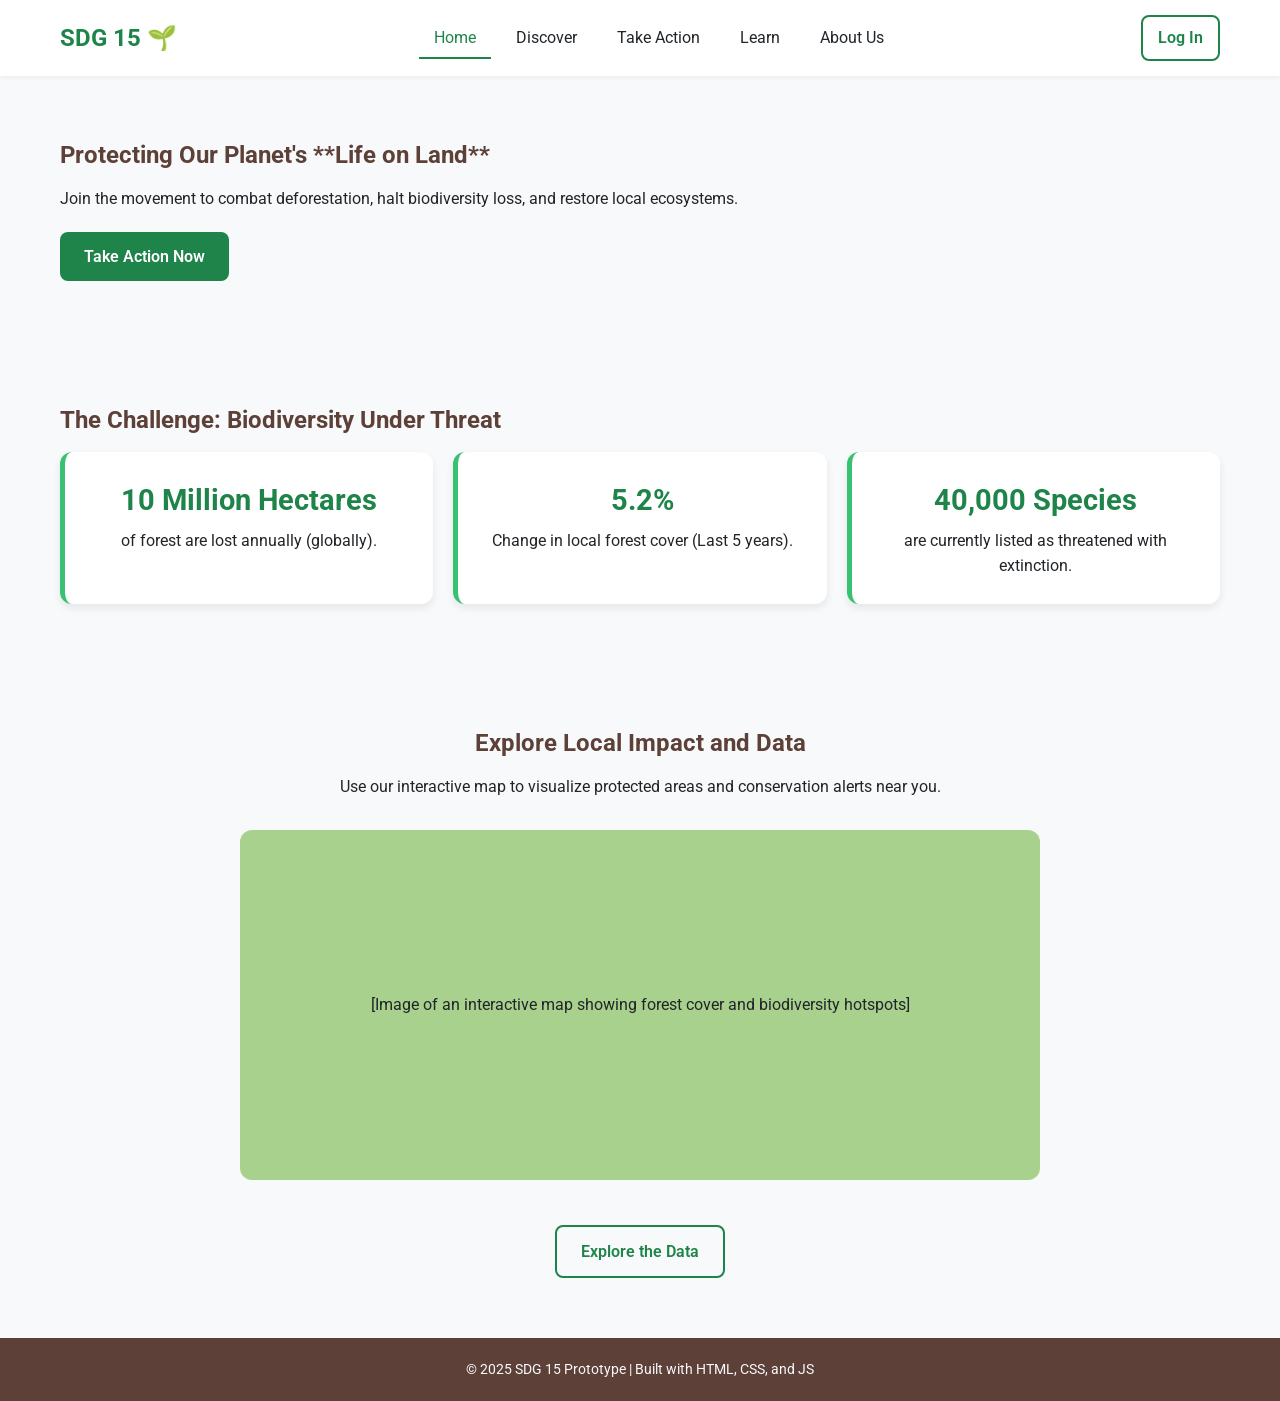
<file: index.html>
<!DOCTYPE html>
<html lang="en">

<head>
    <meta charset="UTF-8">
    <meta name="viewport" content="width=device-width, initial-scale=1.0">
    <title>SDG 15: Life on Land Prototype</title>
    <link rel="stylesheet" href="style.css">
    <link href="https://fonts.googleapis.com/css2?family=Roboto:wght@400;700&display=swap" rel="stylesheet">
</head>

<body>
    <header>
        <nav>
            <div class="logo">SDG 15 🌱</div>
            <ul>
                <li><a href="index.html" class="active">Home</a></li>
                <li><a href="discover.html">Discover</a></li>
                <li><a href="action.html">Take Action</a></li>
                <li><a href="learn.html">Learn</a></li>
                <li><a href="about-us.html">About Us</a></li>
            </ul>
            <div id="auth-links">
                <div id="auth-links">
                    <a href="#" id="login-link" class="secondary-button" style="margin: 0; padding: 8px 15px;">Log In</a>
                    <a href="#" id="logout-link" class="secondary-button" style="display: none; margin: 0; padding: 8px 15px;">Log Out</a>
                </div>
    </header>

    <main>
        <section id="hero" class="content-block">
            <h1>Protecting Our Planet's **Life on Land**</h1>
            <p>Join the movement to combat deforestation, halt biodiversity loss, and restore local ecosystems.</p>
            <a href="action.html" class="cta-button">Take Action Now</a>
        </section>

        <section id="stats" class="content-block">
            <h2>The Challenge: Biodiversity Under Threat</h2>
            <div class="stats-grid">
                <div class="stat-card">
                    <h3>10 Million Hectares</h3>
                    <p>of forest are lost annually (globally).</p>
                </div>
                <div class="stat-card">
                    <h3>5.2%</h3>
                    <p>Change in local forest cover (Last 5 years).</p>
                </div>
                <div class="stat-card">
                    <h3>40,000 Species</h3>
                    <p>are currently listed as threatened with extinction.</p>
                </div>
            </div>
        </section>

        <section id="prototype-preview" class="content-block">
            <h2>Explore Local Impact and Data</h2>
            <p>Use our interactive map to visualize protected areas and conservation alerts near you.</p>
            <div id="map-placeholder">


                [Image of an interactive map showing forest cover and biodiversity hotspots]

            </div>
            <a href="discover.html" class="secondary-button">Explore the Data</a>
        </section>
    </main>

    <footer>
        <p>&copy; 2025 SDG 15 Prototype | Built with HTML, CSS, and JS</p>
    </footer>

    <script src="script.js"></script>
</body>

</html>
</file>
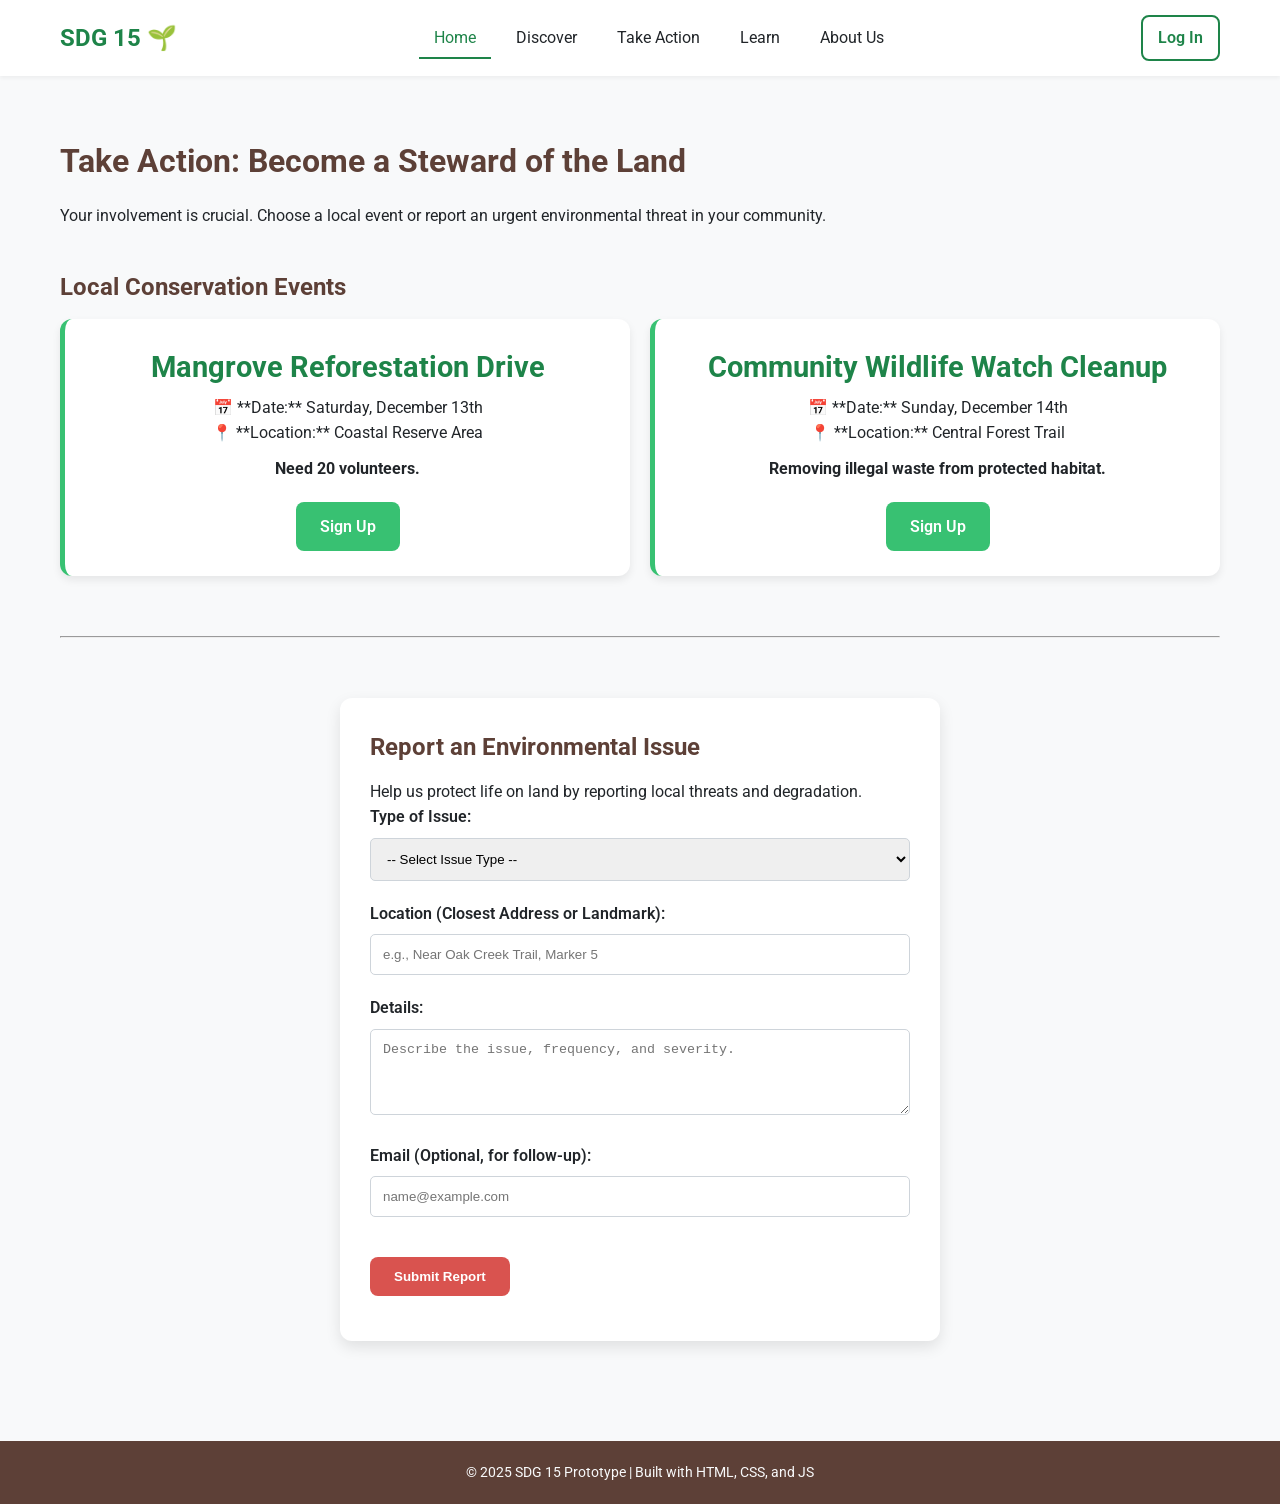
<file: action.html>
<!DOCTYPE html>
<html lang="en">

<head>
    <meta charset="UTF-8">
    <meta name="viewport" content="width=device-width, initial-scale=1.0">
    <title>Take Action - SDG 15</title>
    <link rel="stylesheet" href="style.css">
    <link href="https://fonts.googleapis.com/css2?family=Roboto:wght@400;700&display=swap" rel="stylesheet">
</head>

<body>
    <header>
        <nav>
            <div class="logo">SDG 15 🌱</div>
            <ul>
                <li><a href="index.html" class="active">Home</a></li>
                <li><a href="discover.html">Discover</a></li>
                <li><a href="action.html">Take Action</a></li>
                <li><a href="learn.html">Learn</a></li>
                <li><a href="about-us.html">About Us</a></li>
            </ul>
            <div id="auth-links">
                <a href="#" id="login-link" class="secondary-button" style="margin: 0; padding: 8px 15px;">Log In</a>
                <a href="#" id="logout-link" class="secondary-button" style="display: none; margin: 0; padding: 8px 15px;">Log Out</a>
            </div>
        </nav>
    </header>
    <main class="content-block">
        <h1>Take Action: Become a Steward of the Land</h1>
        <p>Your involvement is crucial. Choose a local event or report an urgent environmental threat in your community.</p>

        <section id="events" style="margin-top: 40px;">
            <h2>Local Conservation Events</h2>
            <div class="stats-grid">
                <div class="stat-card">
                    <h3>Mangrove Reforestation Drive</h3>
                    <p>📅 **Date:** Saturday, December 13th</p>
                    <p>📍 **Location:** Coastal Reserve Area</p>
                    <p style="margin-top: 10px; font-weight: bold;">Need 20 volunteers.</p>
                    <a href="#" class="cta-button" style="background-color: var(--color-leaf-green);">Sign Up</a>
                </div>
                <div class="stat-card">
                    <h3>Community Wildlife Watch Cleanup</h3>
                    <p>📅 **Date:** Sunday, December 14th</p>
                    <p>📍 **Location:** Central Forest Trail</p>
                    <p style="margin-top: 10px; font-weight: bold;">Removing illegal waste from protected habitat.</p>
                    <a href="#" class="cta-button" style="background-color: var(--color-leaf-green);">Sign Up</a>
                </div>
            </div>
        </section>

        <hr style="margin: 60px 0;">

        <section id="report-issue">
            <div class="form-container">
                <h2>Report an Environmental Issue</h2>
                <p>Help us protect life on land by reporting local threats and degradation.</p>

                <form id="issueReportForm">
                    <div class="form-group">
                        <label for="issueType">Type of Issue:</label>
                        <select id="issueType" name="issueType" required>
                            <option value="">-- Select Issue Type --</option>
                            <option value="deforestation">Illegal Logging/Deforestation</option>
                            <option value="dumping">Illegal Waste Dumping</option>
                            <option value="poaching">Suspected Poaching Activity</option>
                            <option value="pollution">Water/Land Pollution</option>
                            <option value="other">Other Habitat Destruction</option>
                        </select>
                    </div>

                    <div class="form-group">
                        <label for="location">Location (Closest Address or Landmark):</label>
                        <input type="text" id="location" name="location" placeholder="e.g., Near Oak Creek Trail, Marker 5" required>
                    </div>

                    <div class="form-group">
                        <label for="details">Details:</label>
                        <textarea id="details" name="details" rows="4" placeholder="Describe the issue, frequency, and severity." required></textarea>
                    </div>

                    <div class="form-group">
                        <label for="contact">Email (Optional, for follow-up):</label>
                        <input type="email" id="contact" name="contact" placeholder="name@example.com">
                    </div>

                    <button type="submit" class="cta-button report-button">Submit Report</button>
                    <p id="formMessage" style="margin-top: 15px; font-weight: bold;"></p>
                </form>
            </div>
        </section>
    </main>

    <footer>
        <p>&copy; 2025 SDG 15 Prototype | Built with HTML, CSS, and JS</p>
    </footer>
    <script src="script.js"></script>
</body>

</html>
</file>
<file: style.css>
/* --- 1. COLOR VARIABLES --- */

:root {
    --color-forest-green: #1E8449;
    /* Primary CTA, Active links */
    --color-earth-brown: #5D4037;
    /* Headers, secondary text, footer */
    --color-leaf-green: #38C172;
    /* Hover states, card accents */
    --color-background-light: #F8F9FA;
    /* Light page background */
    --color-paper-white: #FFFFFF;
    /* Card and header backgrounds */
    --color-text-dark: #212529;
    /* Body text */
    --color-alert-red: #D9534F;
    /* Report button, danger status */
}


/* --- 2. GLOBAL RESET & TYPOGRAPHY --- */

* {
    box-sizing: border-box;
    margin: 0;
    padding: 0;
}

body {
    font-family: 'Roboto', sans-serif;
    color: var(--color-text-dark);
    line-height: 1.6;
    background-color: var(--color-background-light);
}

h1,
h2 {
    color: var(--color-earth-brown);
    font-weight: 700;
    margin-bottom: 0.5em;
}


/* Base content padding and centering */

.content-block {
    padding: 60px 20px;
    max-width: 1200px;
    margin: 0 auto;
}


/* --- 3. NAVIGATION (REUSABLE COMPONENT) --- */

header {
    background-color: var(--color-paper-white);
    box-shadow: 0 2px 4px rgba(0, 0, 0, 0.05);
}

nav {
    display: flex;
    justify-content: space-between;
    align-items: center;
    padding: 15px 20px;
    max-width: 1200px;
    margin: 0 auto;
}

.logo {
    font-size: 1.5em;
    font-weight: 700;
    color: var(--color-forest-green);
}

nav ul {
    list-style: none;
    display: flex;
}

nav ul li a {
    text-decoration: none;
    color: var(--color-text-dark);
    padding: 10px 15px;
    margin: 0 5px;
    transition: color 0.3s, border-bottom 0.3s;
}

nav ul li a:hover,
nav ul li a.active {
    color: var(--color-forest-green);
    border-bottom: 2px solid var(--color-forest-green);
}


/* --- 4. BUTTONS & CTAs --- */

.cta-button,
.secondary-button {
    display: inline-block;
    padding: 12px 24px;
    border-radius: 8px;
    text-decoration: none;
    font-weight: 600;
    transition: background-color 0.3s ease, transform 0.1s;
    border: none;
    cursor: pointer;
}

.cta-button {
    background-color: var(--color-forest-green);
    color: var(--color-paper-white);
    margin-top: 20px;
}

.cta-button:hover {
    background-color: var(--color-leaf-green);
    transform: translateY(-2px);
}

.secondary-button {
    background-color: transparent;
    color: var(--color-forest-green);
    border: 2px solid var(--color-forest-green);
    margin-top: 15px;
}

.secondary-button:hover {
    background-color: var(--color-forest-green);
    color: var(--color-paper-white);
}


/* --- 5. CARD COMPONENTS (Stats, Events, Info) --- */

.stats-grid {
    display: flex;
    gap: 20px;
    justify-content: space-around;
    flex-wrap: wrap;
    /* Allows wrapping on small screens */
}

.stat-card {
    background-color: var(--color-paper-white);
    border-radius: 12px;
    padding: 25px;
    box-shadow: 0 4px 8px rgba(0, 0, 0, 0.08);
    border-left: 5px solid var(--color-leaf-green);
    flex: 1;
    min-width: 250px;
    text-align: center;
}

.stat-card h3 {
    color: var(--color-forest-green);
    font-size: 1.8em;
    margin-bottom: 5px;
}


/* --- 6. PROTOTYPE PREVIEW & MAP PLACEHOLDER (index.html, discover.html) --- */

#prototype-preview {
    text-align: center;
}

#map-placeholder {
    width: 100%;
    max-width: 800px;
    height: 350px;
    background-color: #A9D18E;
    /* Light green map background placeholder */
    margin: 30px auto;
    border-radius: 12px;
    display: flex;
    justify-content: center;
    align-items: center;
    overflow: hidden;
}

#map-placeholder img {
    width: 100%;
    height: 100%;
    object-fit: cover;
}


/* --- 7. FORM STYLING (action.html) --- */

.form-container {
    max-width: 600px;
    margin: 40px auto;
    padding: 30px;
    background-color: var(--color-paper-white);
    border-radius: 12px;
    box-shadow: 0 6px 15px rgba(0, 0, 0, 0.1);
}

.form-group {
    margin-bottom: 20px;
}

.form-group label {
    display: block;
    margin-bottom: 8px;
    font-weight: 600;
    color: var(--color-text-dark);
}

input[type="text"],
input[type="email"],
select,
textarea {
    width: 100%;
    padding: 12px;
    border: 1px solid #CED4DA;
    border-radius: 5px;
    box-sizing: border-box;
    transition: border-color 0.3s;
}

input:focus,
select:focus,
textarea:focus {
    border-color: var(--color-forest-green);
    outline: none;
}

.report-button {
    background-color: var(--color-alert-red);
}

.report-button:hover {
    background-color: #C9302C;
}


/* --- 8. LEARN PAGE COMPONENTS (learn.html) --- */

.species-grid {
    display: grid;
    /* Default to 1 column on small screens */
    grid-template-columns: 1fr;
    gap: 30px;
    padding: 20px 0;
}

.info-card {
    background-color: var(--color-paper-white);
    border-radius: 12px;
    padding: 20px;
    box-shadow: 0 4px 10px rgba(30, 132, 73, 0.1);
    overflow: hidden;
    text-align: center;
}

.species-image {
    width: 100%;
    height: 200px;
    object-fit: cover;
    border-radius: 8px;
    margin-bottom: 15px;
}

.status {
    font-size: 0.9em;
    font-weight: 700;
    padding: 4px 8px;
    border-radius: 4px;
    display: inline-block;
    margin-bottom: 10px;
}

.alert-red {
    color: var(--color-alert-red);
    background-color: rgba(217, 83, 79, 0.1);
}

.forest-green {
    color: var(--color-forest-green);
    background-color: rgba(30, 132, 73, 0.1);
}


/* --- 9. FOOTER --- */

footer {
    text-align: center;
    padding: 20px;
    background-color: var(--color-earth-brown);
    color: var(--color-background-light);
    font-size: 0.9em;
}


/* --- 10. MOBILE RESPONSIVENESS (Media Queries) --- */


/* Tablet View (650px and up) */

@media screen and (min-width: 650px) {
    .species-grid {
        /* Changes to 2 equal columns on tablets */
        grid-template-columns: repeat(2, 1fr);
    }
}


/* Desktop View (1000px and up) */

@media screen and (min-width: 1000px) {
    .species-grid {
        /* Changes to 3 equal columns on desktop */
        grid-template-columns: repeat(3, 1fr);
    }
}


/* General Mobile adjustments */

@media (max-width: 768px) {
    /* Hide standard nav links on smaller screens */
    nav ul {
        display: none;
    }
    /* Stack stat cards vertically */
    .stats-grid {
        flex-direction: column;
    }
    .stat-card {
        min-width: 100%;
    }
    .content-block {
        padding: 40px 15px;
    }
    /* Map placeholder takes less vertical space on mobile */
    #map-placeholder {
        height: 250px;
        /* --- Add this to your style.css --- */
        /* 2.5. NAVIGATION AUTH LINKS */
        /* Ensure the auth links are aligned with the main links */
        #auth-links {
            margin-left: 20px;
        }
        /* Update Nav for responsive display of all elements */
        @media (max-width: 768px) {
            nav {
                /* Align items differently on small screens if you want to show the login button */
                justify-content: space-around;
            }
            nav ul {
                /* Hide the main navigation links */
                display: none;
            }
            /* ... (rest of the media query code remains the same) ... */
        }
    }
}
</file>
